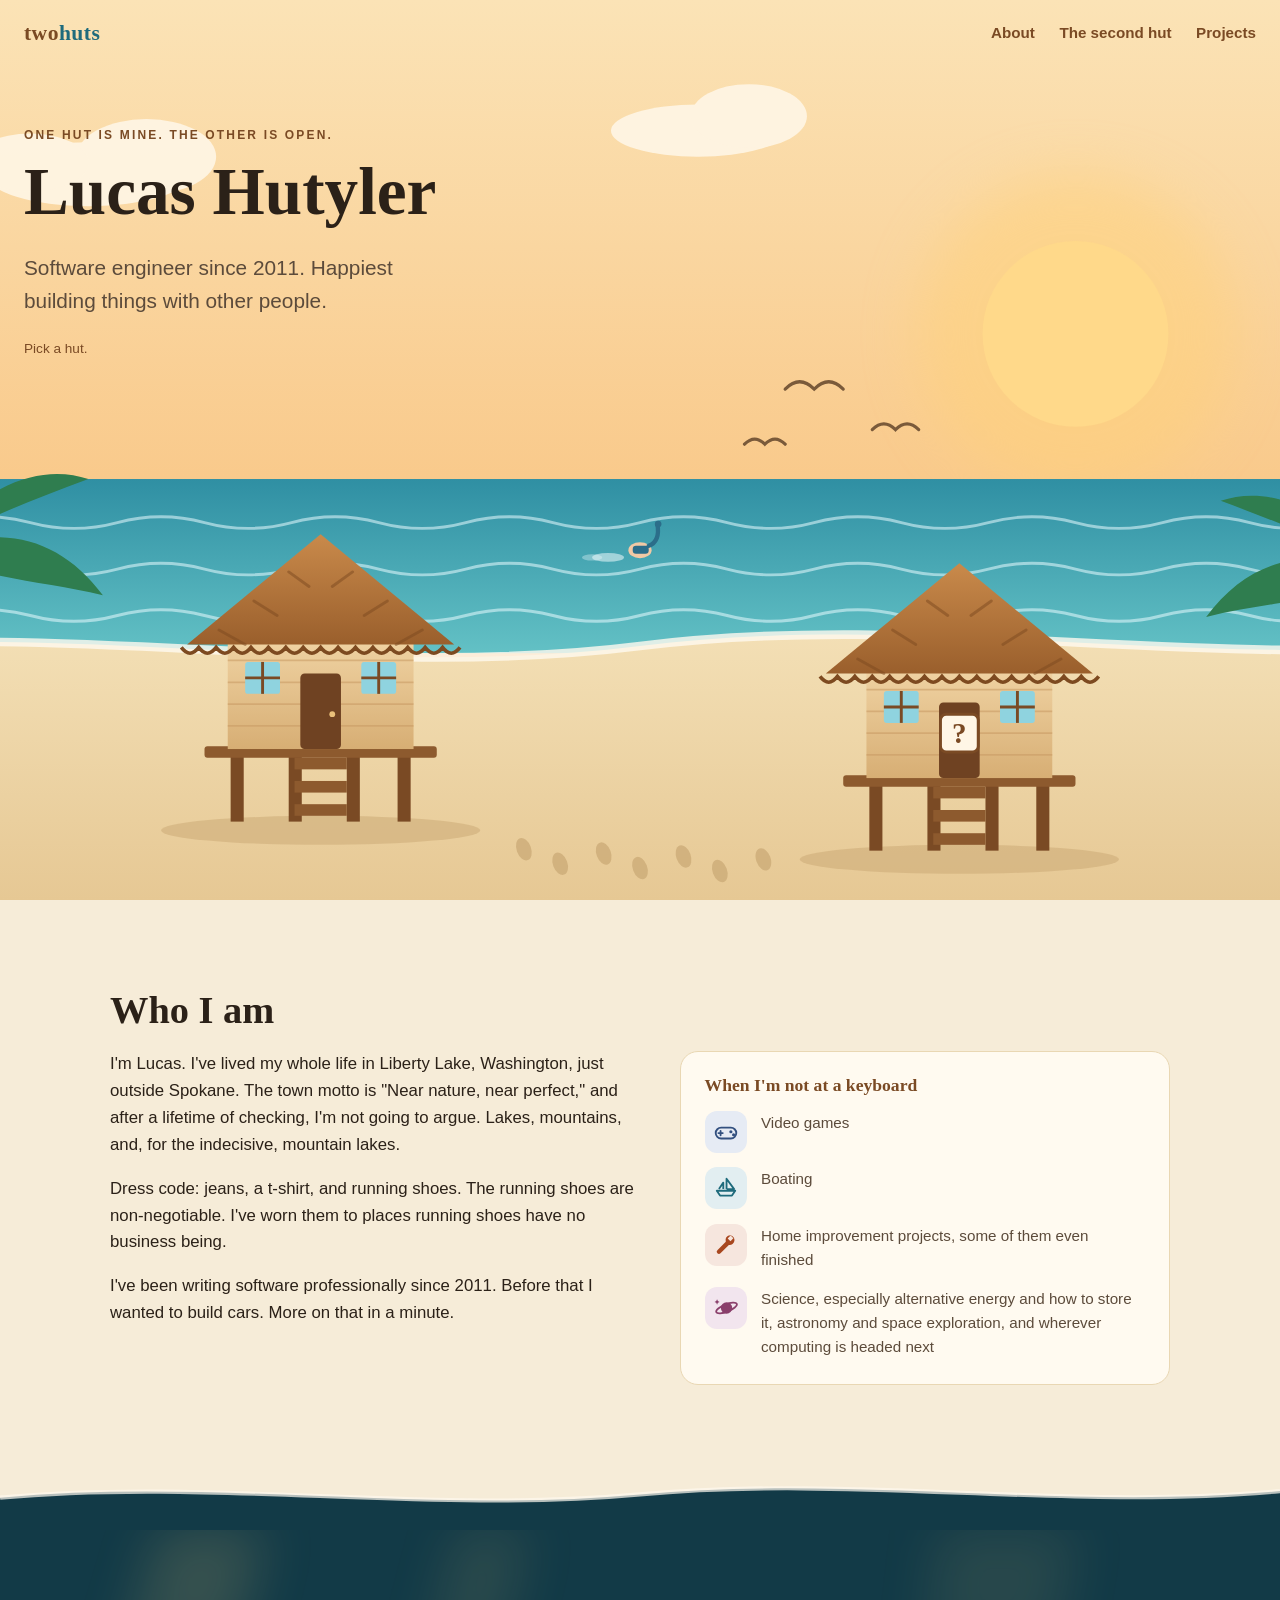
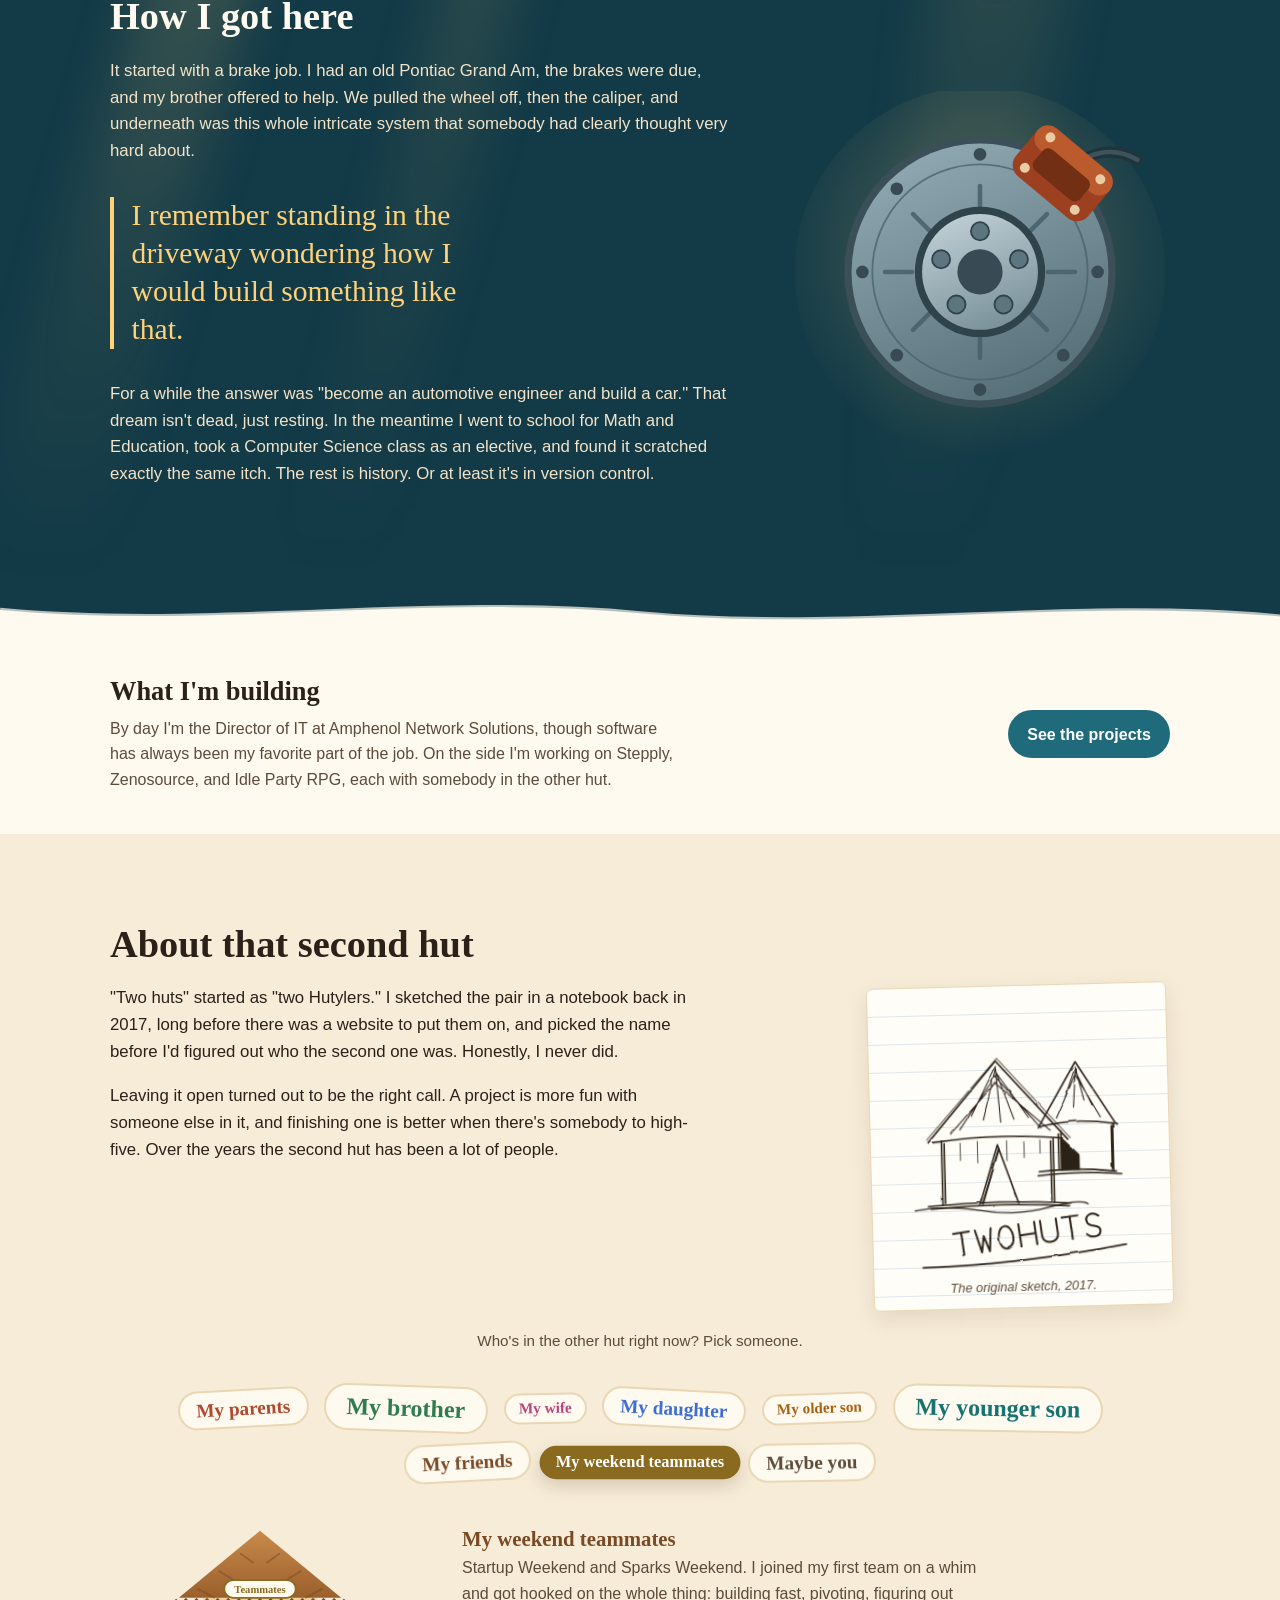
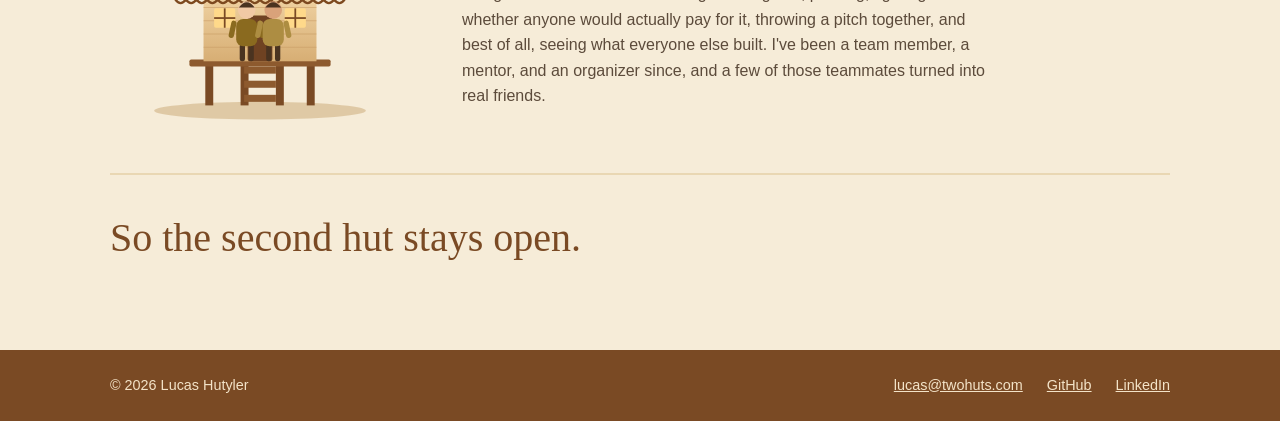
<file: index.html>
<!doctype html>
<html lang="en">
<head>
  <meta charset="utf-8">
  <meta name="viewport" content="width=device-width, initial-scale=1">
  <title>Two Huts · Lucas Hutyler</title>
  <meta name="description" content="Lucas Hutyler. Software engineer since 2011, Liberty Lake, Washington. Two huts on a beach: one is me, the other is whoever I get to build with next.">
  <link rel="canonical" href="https://twohuts.com/">
  <meta name="theme-color" content="#f6ecd8">
  <meta property="og:type" content="website">
  <meta property="og:site_name" content="Two Huts">
  <meta property="og:title" content="Two Huts · Lucas Hutyler">
  <meta property="og:description" content="Software engineer since 2011, Liberty Lake, Washington. Two huts on a beach: one is me, the other is whoever I get to build with next.">
  <meta property="og:url" content="https://twohuts.com/">
  <meta property="og:image" content="https://twohuts.com/og.png">
  <meta property="og:image:width" content="1200">
  <meta property="og:image:height" content="630">
  <meta property="og:image:alt" content="Two thatched huts on a sunset beach. Text reads: Lucas Hutyler. Software engineer since 2011. Happiest building things with other people.">
  <meta name="twitter:card" content="summary_large_image">
  <script>document.documentElement.classList.add("js");</script>
  <link rel="stylesheet" href="styles.css">
  <link rel="icon" href="favicon.png" sizes="32x32" type="image/png">
  <link rel="icon" href="favicon.svg" type="image/svg+xml">
  <link rel="apple-touch-icon" href="apple-touch-icon.png">
</head>
<body>

<header class="topbar">
  <a class="brand" href="#top">two<span>huts</span></a>
  <nav>
    <a href="#about">About</a>
    <a href="#second-hut">The second hut</a>
    <a href="projects.html">Projects</a>
  </nav>
</header>

<main id="top">

  <!-- ============ HERO ============ -->
  <section class="hero" aria-labelledby="hero-title">
    <div class="scene">
      <svg viewBox="0 0 1200 620" preserveAspectRatio="xMidYMax slice" xmlns="http://www.w3.org/2000/svg" role="group" aria-label="Two huts on a beach">
        <defs>
          <linearGradient id="sky" x1="0" y1="0" x2="0" y2="1">
            <stop offset="0" stop-color="#fbe3b6"/>
            <stop offset="0.55" stop-color="#f9c98a"/>
            <stop offset="1" stop-color="#f4a86d"/>
          </linearGradient>
          <linearGradient id="sea" x1="0" y1="0" x2="0" y2="1">
            <stop offset="0" stop-color="#2f8fa3"/>
            <stop offset="1" stop-color="#63c1c5"/>
          </linearGradient>
          <linearGradient id="sand" x1="0" y1="0" x2="0" y2="1">
            <stop offset="0" stop-color="#f3dfb5"/>
            <stop offset="1" stop-color="#e6c894"/>
          </linearGradient>
          <linearGradient id="roof" x1="0" y1="0" x2="0" y2="1">
            <stop offset="0" stop-color="#c98a4b"/>
            <stop offset="1" stop-color="#9a5f2c"/>
          </linearGradient>
          <linearGradient id="wall" x1="0" y1="0" x2="0" y2="1">
            <stop offset="0" stop-color="#f0d3a3"/>
            <stop offset="1" stop-color="#d7ae74"/>
          </linearGradient>
          <filter id="glow" x="-50%" y="-50%" width="200%" height="200%">
            <feGaussianBlur stdDeviation="18"/>
          </filter>
          <clipPath id="sea-clip"><rect x="0" y="330" width="1200" height="120"/></clipPath>

          <!-- One hut, reused twice -->
          <g id="hut">
            <rect x="-62" y="40" width="9" height="46" fill="#7a4a24"/>
            <rect x="-22" y="40" width="9" height="46" fill="#7a4a24"/>
            <rect x="18" y="40" width="9" height="46" fill="#7a4a24"/>
            <rect x="53" y="40" width="9" height="46" fill="#7a4a24"/>
            <rect x="-80" y="34" width="160" height="8" rx="2" fill="#8d5a2e"/>
            <rect x="-64" y="-40" width="128" height="76" fill="url(#wall)"/>
            <g stroke="#c89a63" stroke-width="1.2" opacity=".55">
              <line x1="-64" y1="-25" x2="64" y2="-25"/>
              <line x1="-64" y1="-10" x2="64" y2="-10"/>
              <line x1="-64" y1="5" x2="64" y2="5"/>
              <line x1="-64" y1="20" x2="64" y2="20"/>
            </g>
            <rect x="-14" y="-16" width="28" height="52" rx="3" fill="#6f4222"/>
            <circle cx="8" cy="12" r="2" fill="#e9c07a"/>
            <rect x="-52" y="-24" width="24" height="22" rx="2" fill="var(--win, #8fd3df)"/>
            <rect x="28" y="-24" width="24" height="22" rx="2" fill="var(--win, #8fd3df)"/>
            <g stroke="#7a4a24" stroke-width="2">
              <line x1="-40" y1="-24" x2="-40" y2="-2"/>
              <line x1="-52" y1="-13" x2="-28" y2="-13"/>
              <line x1="40" y1="-24" x2="40" y2="-2"/>
              <line x1="28" y1="-13" x2="52" y2="-13"/>
            </g>
            <path d="M-92 -36 L0 -112 L92 -36 Z" fill="url(#roof)"/>
            <g stroke="#7d4a20" stroke-width="2" opacity=".5" stroke-linecap="round">
              <line x1="-70" y1="-46" x2="-52" y2="-36"/>
              <line x1="-46" y1="-66" x2="-30" y2="-56"/>
              <line x1="-22" y1="-86" x2="-8" y2="-76"/>
              <line x1="70" y1="-46" x2="52" y2="-36"/>
              <line x1="46" y1="-66" x2="30" y2="-56"/>
              <line x1="22" y1="-86" x2="8" y2="-76"/>
            </g>
            <path d="M-96 -34 q6 8 12 0 q6 8 12 0 q6 8 12 0 q6 8 12 0 q6 8 12 0 q6 8 12 0 q6 8 12 0 q6 8 12 0 q6 8 12 0 q6 8 12 0 q6 8 12 0 q6 8 12 0 q6 8 12 0 q6 8 12 0 q6 8 12 0 q6 8 12 0" fill="none" stroke="#7d4a20" stroke-width="2.5"/>
            <rect x="-18" y="42" width="36" height="8" fill="#8d5a2e"/>
            <rect x="-18" y="58" width="36" height="8" fill="#8d5a2e"/>
            <rect x="-18" y="74" width="36" height="8" fill="#8d5a2e"/>
          </g>

          <g id="palm">
            <path d="M0 0 C-6 -60 -4 -120 10 -180" stroke="#7a4a24" stroke-width="10" fill="none" stroke-linecap="round"/>
            <g fill="#2f7d4f">
              <path d="M10 -180 C-40 -200 -80 -190 -110 -150 C-70 -160 -30 -160 10 -180Z"/>
              <path d="M10 -180 C60 -200 100 -190 130 -150 C90 -160 50 -160 10 -180Z"/>
              <path d="M10 -180 C-30 -230 -70 -240 -100 -230 C-60 -215 -20 -200 10 -180Z"/>
              <path d="M10 -180 C50 -230 90 -240 120 -230 C80 -215 40 -200 10 -180Z"/>
              <path d="M10 -180 C0 -240 -10 -260 -20 -270 C0 -250 10 -220 10 -180Z"/>
              <path d="M10 -180 C20 -240 30 -260 40 -270 C20 -250 10 -220 10 -180Z"/>
            </g>
            <circle cx="4" cy="-176" r="6" fill="#8a5a2a"/>
            <circle cx="16" cy="-174" r="6" fill="#8a5a2a"/>
          </g>
        </defs>

        <rect width="1200" height="620" fill="url(#sky)"/>

        <!-- sun -->
        <circle cx="900" cy="230" r="110" fill="#ffd27a" opacity=".5" filter="url(#glow)"/>
        <circle cx="900" cy="230" r="64" fill="#ffd98a"/>

        <!-- clouds -->
        <g fill="#fff6e6" opacity=".9">
          <ellipse cx="220" cy="120" rx="70" ry="22"/>
          <ellipse cx="260" cy="108" rx="48" ry="26"/>
          <ellipse cx="180" cy="112" rx="40" ry="20"/>
          <ellipse cx="640" cy="90" rx="60" ry="18"/>
          <ellipse cx="675" cy="80" rx="40" ry="22"/>
        </g>

        <!-- gulls: kept right of the headline column -->
        <g fill="none" stroke="#7a5a3a" stroke-width="2.2" stroke-linecap="round">
          <g class="gull gull1"><path d="M700 268 q10 -10 20 0 q10 -10 20 0"/></g>
          <g class="gull gull2"><path d="M760 296 q8 -8 16 0 q8 -8 16 0"/></g>
          <g class="gull gull3"><path d="M672 306 q7 -7 14 0 q7 -7 14 0"/></g>
        </g>

        <!-- sea -->
        <rect x="0" y="330" width="1200" height="120" fill="url(#sea)"/>
        <g clip-path="url(#sea-clip)" fill="none" stroke="#e8fbff" stroke-width="2" opacity=".55">
          <path class="wave w1" d="M-240 360 q30 -8 60 0 t60 0 t60 0 t60 0 t60 0 t60 0 t60 0 t60 0 t60 0 t60 0 t60 0 t60 0 t60 0 t60 0 t60 0 t60 0 t60 0 t60 0 t60 0 t60 0 t60 0 t60 0 t60 0 t60 0 t60 0 t60 0 t60 0 t60 0"/>
          <path class="wave w2" d="M-240 392 q30 -8 60 0 t60 0 t60 0 t60 0 t60 0 t60 0 t60 0 t60 0 t60 0 t60 0 t60 0 t60 0 t60 0 t60 0 t60 0 t60 0 t60 0 t60 0 t60 0 t60 0 t60 0 t60 0 t60 0 t60 0 t60 0 t60 0 t60 0 t60 0"/>
          <path class="wave w3" d="M-240 424 q30 -8 60 0 t60 0 t60 0 t60 0 t60 0 t60 0 t60 0 t60 0 t60 0 t60 0 t60 0 t60 0 t60 0 t60 0 t60 0 t60 0 t60 0 t60 0 t60 0 t60 0 t60 0 t60 0 t60 0 t60 0 t60 0 t60 0 t60 0 t60 0"/>
        </g>

        <!-- snorkeler, drifting gently between the two huts -->
        <g class="snorkel-scene" clip-path="url(#sea-clip)">
          <g transform="translate(600 378)">
            <g class="snorkeler">
              <g class="bob">
                <ellipse cx="-22" cy="6" rx="11" ry="3" fill="#eef9fb" opacity=".55"/>
                <ellipse cx="-33" cy="6" rx="7" ry="2.2" fill="#eef9fb" opacity=".35"/>
                <ellipse cx="0" cy="1" rx="8" ry="5.5" fill="#f1c9a5"/>
                <rect x="-5" y="-2" width="11" height="5.5" rx="2.2" fill="#2b6e8a"/>
                <path d="M6 -2 q8 -3 6 -15" stroke="#2b6e8a" stroke-width="3" fill="none" stroke-linecap="round"/>
                <circle cx="12.5" cy="-17" r="2.3" fill="#2b6e8a"/>
              </g>
            </g>
          </g>
        </g>

        <!-- sand -->
        <path d="M0 450 C200 425 400 470 600 445 C800 420 1000 465 1200 440 L1200 620 L0 620 Z" fill="url(#sand)"/>
        <path d="M0 450 C200 425 400 470 600 445 C800 420 1000 465 1200 440" fill="none" stroke="#fffaf0" stroke-width="6" opacity=".8"/>

        <!-- palms -->
        <use href="#palm" x="100" y="560"/>
        <use href="#palm" x="1120" y="575" transform="scale(-1,1) translate(-2240,0)"/>

        <!-- huts -->
        <g class="hut hut-me" data-hut="me" tabindex="0" role="button" aria-label="Lucas's hut" transform="translate(380 480)">
          <ellipse class="shadow" cx="0" cy="92" rx="110" ry="10" fill="#c9a874" opacity=".5"/>
          <g class="hut-body">
            <use href="#hut"/>
          </g>
        </g>

        <g class="hut hut-you" data-hut="you" tabindex="0" role="button" aria-label="The second hut" transform="translate(820 500)">
          <ellipse class="shadow" cx="0" cy="92" rx="110" ry="10" fill="#c9a874" opacity=".5"/>
          <g class="hut-body">
            <use href="#hut"/>
            <g class="sign">
              <rect x="-13" y="-8" width="26" height="26" rx="4" fill="#fff6e6" stroke="#7a4a24" stroke-width="2"/>
              <text x="0" y="12" text-anchor="middle" font-size="20" font-weight="700" fill="#7a4a24" font-family="Georgia, serif">?</text>
            </g>
          </g>
        </g>

        <!-- footprints between huts -->
        <g fill="#c9a874" opacity=".7">
          <ellipse cx="520" cy="585" rx="5" ry="8" transform="rotate(-20 520 585)"/>
          <ellipse cx="545" cy="595" rx="5" ry="8" transform="rotate(-20 545 595)"/>
          <ellipse cx="575" cy="588" rx="5" ry="8" transform="rotate(-20 575 588)"/>
          <ellipse cx="600" cy="598" rx="5" ry="8" transform="rotate(-20 600 598)"/>
          <ellipse cx="630" cy="590" rx="5" ry="8" transform="rotate(-20 630 590)"/>
          <ellipse cx="655" cy="600" rx="5" ry="8" transform="rotate(-20 655 600)"/>
          <ellipse cx="685" cy="592" rx="5" ry="8" transform="rotate(-20 685 592)"/>
        </g>
      </svg>
    </div>

    <div class="hero-copy">
      <p class="eyebrow">One hut is mine. The other is open.</p>
      <h1 id="hero-title">Lucas Hutyler</h1>
      <p class="lede">Software engineer since 2011. Happiest building things with other people.</p>
      <p class="hint">Pick a hut.</p>
    </div>

    <div class="hut-captions" aria-live="polite">
      <div class="caption" data-for="me">
        <strong>This hut is mine.</strong>
        Liberty Lake, Washington, born and raised. Jeans, a t-shirt, running shoes. Writing software for a living and still enjoying it.
      </div>
      <div class="caption" data-for="you">
        <strong>This one is open.</strong>
        My dad, my mom, my wife, my brother, my kids, a friend with a wild idea, maybe you. Whoever I get to build with next.
      </div>
    </div>
  </section>

  <!-- ============ ABOUT ============ -->
  <section id="about" class="section">
    <div class="wrap">
      <h2>Who I am</h2>
      <div class="prose two-col">
        <div>
          <p>I'm Lucas. I've lived my whole life in Liberty Lake, Washington, just outside Spokane. The town motto is "Near nature, near perfect," and after a lifetime of checking, I'm not going to argue. Lakes, mountains, and, for the indecisive, mountain lakes.</p>
          <p>Dress code: jeans, a t-shirt, and running shoes. The running shoes are non-negotiable. I've worn them to places running shoes have no business being.</p>
          <p>I've been writing software professionally since 2011. Before that I wanted to build cars. More on that in a minute.</p>
        </div>
        <div class="aside">
          <h3>When I'm not at a keyboard</h3>
          <ul class="hobbies">
            <li class="hob hob-game">
              <span class="ico" aria-hidden="true"><svg viewBox="0 0 48 48"><rect x="5" y="16" width="38" height="20" rx="10" fill="none" stroke="currentColor" stroke-width="3.4"/><path d="M14 22v8M10 26h8" stroke="currentColor" stroke-width="3.4" stroke-linecap="round"/><circle cx="33" cy="23.5" r="2.9" fill="currentColor"/><circle cx="38" cy="29" r="2.9" fill="currentColor"/></svg></span>
              <span>Video games</span>
            </li>
            <li class="hob hob-boat">
              <span class="ico" aria-hidden="true"><svg viewBox="0 0 48 48"><path d="M7 29h34l-6 9H13z" fill="none" stroke="currentColor" stroke-width="3.4" stroke-linejoin="round"/><path d="M25 26V7l14 19H25" fill="none" stroke="currentColor" stroke-width="3.4" stroke-linejoin="round"/><path d="M19 26V14l-8 12" fill="none" stroke="currentColor" stroke-width="3.4" stroke-linejoin="round"/></svg></span>
              <span>Boating</span>
            </li>
            <li class="hob hob-tool">
              <span class="ico" aria-hidden="true"><svg viewBox="0 0 48 48"><path d="M32 6a9 9 0 0 0-8.4 12.2L8.1 33.7a4 4 0 1 0 5.7 5.7l15.5-15.5A9 9 0 1 0 32 6z" fill="currentColor"/><path d="M32.5 6.5l-5.4 5.4 5.1 5.1 5.4-5.4z" fill="var(--tint)"/></svg></span>
              <span>Home improvement projects, some of them even finished</span>
            </li>
            <li class="hob hob-sci">
              <span class="ico" aria-hidden="true"><svg viewBox="0 0 48 48"><circle cx="25" cy="24" r="10.5" fill="currentColor"/><ellipse cx="25" cy="24" rx="20.5" ry="6.8" fill="none" stroke="currentColor" stroke-width="3.2" transform="rotate(-22 25 24)"/><path d="M7.5 8l1.5 3.2 3.2 1.5-3.2 1.5L7.5 18 6 14.2 2.8 12.7 6 11.2z" fill="currentColor"/></svg></span>
              <span>Science, especially alternative energy and how to store it, astronomy and space exploration, and wherever computing is headed next</span>
            </li>
          </ul>
        </div>
      </div>
    </div>
  </section>

  <!-- ============ ORIGIN ============ -->
  <div class="tide" aria-hidden="true">
    <svg viewBox="0 0 1200 70" preserveAspectRatio="none">
      <path d="M0 30 C200 6 400 50 600 26 C800 2 1000 46 1200 22 L1200 70 L0 70 Z" fill="var(--deep)"/>
      <path d="M0 30 C200 6 400 50 600 26 C800 2 1000 46 1200 22" fill="none" stroke="var(--surf)" stroke-width="5" opacity=".7"/>
    </svg>
  </div>
  <section id="origin" class="section deep">
    <div class="shafts" aria-hidden="true">
      <svg viewBox="0 0 1200 420" preserveAspectRatio="none">
        <defs>
          <linearGradient id="shaft" x1="0" y1="0" x2="0" y2="1">
            <stop offset="0" stop-color="#ffd27a" stop-opacity=".17"/>
            <stop offset="0.55" stop-color="#ffd27a" stop-opacity=".06"/>
            <stop offset="1" stop-color="#ffd27a" stop-opacity="0"/>
          </linearGradient>
        </defs>
        <g fill="url(#shaft)">
          <polygon points="150,0 250,0 90,420 -40,420"/>
          <polygon points="430,0 496,0 350,420 262,420" opacity=".7"/>
          <polygon points="880,0 1010,0 900,420 800,420" opacity=".6"/>
        </g>
      </svg>
    </div>
    <div class="wrap">
      <h2>How I got here</h2>
      <div class="origin-grid">
        <div class="prose">
          <p>It started with a brake job. I had an old Pontiac Grand Am, the brakes were due, and my brother offered to help. We pulled the wheel off, then the caliper, and underneath was this whole intricate system that somebody had clearly thought very hard about.</p>
          <p class="pull">I remember standing in the driveway wondering how I would build something like that.</p>
          <p>For a while the answer was "become an automotive engineer and build a car." That dream isn't dead, just resting. In the meantime I went to school for Math and Education, took a Computer Science class as an elective, and found it scratched exactly the same itch. The rest is history. Or at least it's in version control.</p>
        </div>
        <figure class="rotor" aria-hidden="true">
          <svg viewBox="0 0 420 420">
            <defs>
              <radialGradient id="worklight" cx="50%" cy="44%" r="56%">
                <stop offset="0" stop-color="#ffd27a" stop-opacity=".26"/>
                <stop offset="1" stop-color="#ffd27a" stop-opacity="0"/>
              </radialGradient>
              <linearGradient id="discface" x1="0.15" y1="0" x2="0.6" y2="1">
                <stop offset="0" stop-color="#93abb5"/><stop offset="1" stop-color="#57707a"/>
              </linearGradient>
              <linearGradient id="hubface" x1="0.2" y1="0" x2="0.6" y2="1">
                <stop offset="0" stop-color="#c0d0d6"/><stop offset="1" stop-color="#7b929b"/>
              </linearGradient>
            </defs>
            <circle cx="210" cy="200" r="205" fill="url(#worklight)"/>
            <path d="M292 96 C330 66 356 60 384 76" fill="none" stroke="#22333b" stroke-width="12" stroke-linecap="round"/>
            <path d="M292 96 C330 66 356 60 384 76" fill="none" stroke="#3d545c" stroke-width="5" stroke-linecap="round"/>
            <g class="disc">
              <circle cx="210" cy="200" r="150" fill="#3b4f58"/>
              <circle cx="210" cy="200" r="142" fill="url(#discface)"/>
              <circle cx="210" cy="200" r="119" fill="none" stroke="#48606a" stroke-width="2" opacity=".75"/>
              <g fill="#384b54">
                <circle cx="210" cy="70" r="7"/><circle cx="302" cy="108" r="7"/><circle cx="340" cy="200" r="7"/>
                <circle cx="302" cy="292" r="7"/><circle cx="210" cy="330" r="7"/><circle cx="118" cy="292" r="7"/>
                <circle cx="80" cy="200" r="7"/><circle cx="118" cy="108" r="7"/>
              </g>
              <g stroke="#48606a" stroke-width="5" stroke-linecap="round" opacity=".85">
                <line x1="210" y1="105" x2="210" y2="135"/><line x1="284" y1="136" x2="263" y2="157"/>
                <line x1="315" y1="200" x2="285" y2="200"/><line x1="284" y1="264" x2="263" y2="243"/>
                <line x1="210" y1="295" x2="210" y2="265"/><line x1="136" y1="264" x2="157" y2="243"/>
                <line x1="105" y1="200" x2="135" y2="200"/><line x1="136" y1="136" x2="157" y2="157"/>
              </g>
              <circle cx="210" cy="200" r="72" fill="#2f434b"/>
              <circle cx="210" cy="200" r="64" fill="url(#hubface)"/>
              <circle cx="210" cy="200" r="25" fill="#384b54"/>
              <g fill="#5d757f" stroke="#2f434b" stroke-width="2">
                <circle cx="210" cy="155" r="10"/><circle cx="253" cy="186" r="10"/><circle cx="236" cy="236" r="10"/>
                <circle cx="184" cy="236" r="10"/><circle cx="167" cy="186" r="10"/>
              </g>
            </g>
            <g transform="translate(210 200) rotate(40) translate(0 -142)">
              <rect x="-52" y="-34" width="104" height="68" rx="16" fill="#9c4020"/>
              <rect x="-52" y="-34" width="104" height="30" rx="15" fill="#bb5a2c"/>
              <rect x="-33" y="-13" width="66" height="30" rx="8" fill="#722f14"/>
              <g fill="#e9cba4">
                <circle cx="-36" cy="-22" r="5.5"/><circle cx="36" cy="-22" r="5.5"/>
                <circle cx="-36" cy="22" r="5.5"/><circle cx="36" cy="22" r="5.5"/>
              </g>
            </g>
          </svg>
        </figure>
      </div>
    </div>
  </section>

  <div class="tide tide-up" aria-hidden="true">
    <svg viewBox="0 0 1200 70" preserveAspectRatio="none">
      <path d="M0 30 C200 6 400 50 600 26 C800 2 1000 46 1200 22 L1200 70 L0 70 Z" fill="var(--deep)"/>
      <path d="M0 30 C200 6 400 50 600 26 C800 2 1000 46 1200 22" fill="none" stroke="var(--surf)" stroke-width="5" opacity=".7"/>
    </svg>
  </div>

  <!-- ============ BUILDING (brief) ============ -->
  <section id="building" class="section alt strip">
    <div class="wrap strip-inner">
      <div>
        <h2>What I'm building</h2>
        <p>By day I'm the Director of IT at Amphenol Network Solutions, though software has always been my favorite part of the job. On the side I'm working on Stepply, Zenosource, and Idle Party RPG, each with somebody in the other hut.</p>
      </div>
      <a class="button" href="projects.html">See the projects</a>
    </div>
  </section>

  <!-- ============ SECOND HUT ============ -->
  <section id="second-hut" class="section">
    <div class="wrap">
      <h2>About that second hut</h2>
      <div class="name-story">
        <div class="prose">
          <p>"Two huts" started as "two Hutylers." I sketched the pair in a notebook back in 2017, long before there was a website to put them on, and picked the name before I'd figured out who the second one was. Honestly, I never did.</p>
          <p>Leaving it open turned out to be the right call. A project is more fun with someone else in it, and finishing one is better when there's somebody to high-five. Over the years the second hut has been a lot of people.</p>
        </div>
      <figure class="sketch">
        <svg class="sketch-svg" viewBox="0 0 400 404" xmlns="http://www.w3.org/2000/svg" role="img" aria-label="A ballpoint sketch of two thatched huts with TWOHUTS lettered underneath">
          <defs>
            <filter id="ink" x="-5%" y="-5%" width="110%" height="110%">
              <feTurbulence type="fractalNoise" baseFrequency=".035" numOctaves="2" seed="7" result="n"/>
              <feDisplacementMap in="SourceGraphic" in2="n" scale="3.2" xChannelSelector="R" yChannelSelector="G"/>
            </filter>
          </defs>
          <g class="ink" filter="url(#ink)" fill="none" stroke="#2b2118" stroke-width="2.4" stroke-linecap="round" stroke-linejoin="round">
            <!-- back hut -->
            <g class="stroke-group">
              <path d="M228 190 L286 92 L346 188" pathLength="1"/>
              <path d="M232 188 Q286 176 344 186" pathLength="1"/>
              <path d="M340 186 V256 M338 190 V254" pathLength="1"/>
              <path d="M228 256 Q286 250 344 258" pathLength="1"/>
              <path d="M262 196 V254 M258 200 V252" pathLength="1"/>
              <!-- dark doorway -->
              <path d="M262 254 L262 206 L288 232 L288 254 Z" fill="#2b2118" pathLength="1"/>
              <!-- thatch -->
              <path d="M286 100 L268 150 M286 104 L282 160 M286 100 L298 150 M286 106 L310 158 M286 110 L256 176 M286 112 L322 176" stroke-width="1.6" pathLength="1"/>
            </g>
            <!-- front hut -->
            <g class="stroke-group">
              <path d="M62 208 L166 88 L272 208" pathLength="1"/>
              <path d="M60 204 L168 84 L276 206" stroke-width="1.6" opacity=".7" pathLength="1"/>
              <path d="M70 208 Q166 196 264 206" pathLength="1"/>
              <path d="M82 206 V302 M86 210 V300" pathLength="1"/>
              <path d="M250 206 V302 M246 210 V300" pathLength="1"/>
              <path d="M60 304 Q166 296 276 304 M64 308 Q170 300 272 308" pathLength="1"/>
              <!-- tall triangular doorway -->
              <path d="M138 302 L166 214 L196 302" pathLength="1"/>
              <path d="M142 302 L168 220" stroke-width="3" pathLength="1"/>
              <!-- thatch -->
              <path d="M166 96 L128 170 M166 100 L146 176 M166 98 L172 180 M166 102 L192 176 M166 104 L214 174 M166 110 L110 190 M166 112 L232 190 M166 120 L96 196 M166 122 L246 194" stroke-width="1.6" pathLength="1"/>
              <path d="M110 210 V236 M136 208 V240 M180 208 V238 M206 210 V234 M230 208 V228" stroke-width="1.5" opacity=".8" pathLength="1"/>
            </g>
            <!-- ground scribble -->
            <g class="stroke-group">
              <path d="M40 310 Q90 302 140 312 T240 310 T300 306" stroke-width="2" pathLength="1"/>
              <path d="M226 262 Q290 256 352 262" stroke-width="2" pathLength="1"/>
            </g>
            <!-- TWOHUTS -->
            <g class="stroke-group lettering" transform="translate(96 346) rotate(-7)" stroke-width="3">
              <path d="M0 0 H24 M12 0 V34" transform="translate(0 0)" pathLength="1"/><path d="M0 0 L6 34 L12 10 L18 34 L24 0" transform="translate(33 0)" pathLength="1"/><path d="M12 0 C-2 0 -3 34 12 34 C27 34 26 0 12 0" transform="translate(66 0)" pathLength="1"/><path d="M0 0 V34 M24 0 V34 M0 17 H24" transform="translate(99 0)" pathLength="1"/><path d="M0 0 V23 C0 37 24 37 24 23 V0" transform="translate(132 0)" pathLength="1"/><path d="M0 0 H24 M12 0 V34" transform="translate(165 0)" pathLength="1"/><path d="M22 5 C12 -4 0 3 4 13 C8 22 22 17 22 27 C21 38 6 37 1 30" transform="translate(198 0)" pathLength="1"/>
            </g>
            <g class="stroke-group">
              <path d="M50 396 Q200 394 356 368" stroke-width="2.6" pathLength="1"/>
            </g>
          </g>
        </svg>
        <figcaption>The original sketch, 2017.</figcaption>
      </figure>
      </div>

      <div class="hut-stage">
        <div class="cloud-wrap">
          <p class="cloud-hint">Who's in the other hut right now? Pick someone.</p>
          <div class="cloud" id="cloud"></div>
        </div>
        <div class="stage">
          <svg class="stage-svg" viewBox="-170 -140 340 245" aria-hidden="true">
            <ellipse cx="0" cy="92" rx="120" ry="10" fill="#c9a874" opacity=".5"/>
            <use href="#hut"/>
            <g class="visitors" transform="translate(0 36)"></g>
          </svg>
          <div class="visitor-blurb">
            <p class="visitor-name">&nbsp;</p>
            <p class="visitor-text"></p>
          </div>
        </div>
      </div>

      <!-- Data for the stage above, and the no-JavaScript fallback. -->
      <ul class="people" id="people-data">
        <li data-tag="Mom &amp; Dad" data-color="#b04a2e" data-pair>
          <h3>My parents</h3>
          <p>Project people, through and through. They restored their cabin top to bottom, and I've gotten to help with a good chunk of it: framing walls, running electrical, building sheds. They return the favor whenever something at my house needs doing, which is often.</p>
        </li>
        <li data-tag="Brother" data-color="#2f7d4f">
          <h3>My brother</h3>
          <p>He was taking things apart before he could read, and getting them back together came a little later. He's worked in HVAC and installed garage doors, and he has better mechanical and electrical instincts than most engineers I know. He's also the one who helped with that brake job. Some of my favorite evenings are just sitting with him talking about where technology is headed.</p>
        </li>
        <li data-tag="Wife" data-color="#b8437a">
          <h3>My wife</h3>
          <p>The one who has heard "so I had an idea" more times than anyone alive, and the one I've built the most with: raising our kids and making a home together. Everything else in this section rests on the life we built in this hut first.</p>
        </li>
        <li data-tag="Daughter" data-color="#3b6fd6">
          <h3>My daughter</h3>
          <p>Endlessly creative, a dreamer who also happens to outwork everyone in the room. We've spent a lot of nights looking up at the stars. Her favorite is Vega, which I'm fairly sure comes from years of asking "what's that blue one up there?" She also has a few freckles on her right hand that line up almost exactly like the little triangle at the top of Lyra, the constellation Vega anchors. She's been carrying her favorite star around the whole time.</p>
        </li>
        <li data-tag="Older son" data-color="#a86212">
          <h3>My older son</h3>
          <p>Car-obsessed, with my brother's need to tear things down and understand them, which makes him handy to have in the garage. He also thinks big. In grade school he was buying two-liters of soda for 88 cents and reselling them at school, explaining to us that if he sold thousands, he'd have thousands of dollars. He's off to study Economics now, so the plan is proceeding.</p>
        </li>
        <li data-tag="Younger son" data-color="#16736f">
          <h3>My younger son</h3>
          <p>Likes to make a buck and doesn't mind getting his hands dirty to do it. If I ask for help with something around the house, the answer is yes before I've finished the question.</p>
        </li>
        <li data-tag="Friends" data-color="#7a4a24" data-pair>
          <h3>My friends</h3>
          <p>A few of us have spun up a couple of LLCs over the years with ambitions to stop working for the man. None of them have panned out yet. The friendships did. We still get together on Saturdays to build something new, lately with AI in the mix, whether it's a business tool or a game we hope goes viral. It's a blast even when nothing ships.</p>
        </li>
        <li data-tag="Teammates" data-color="#8a6a1f" data-pair>
          <h3>My weekend teammates</h3>
          <p>Startup Weekend and Sparks Weekend. I joined my first team on a whim and got hooked on the whole thing: building fast, pivoting, figuring out whether anyone would actually pay for it, throwing a pitch together, and best of all, seeing what everyone else built. I've been a team member, a mentor, and an organizer since, and a few of those teammates turned into real friends.</p>
        </li>
        <li data-tag="You?" data-color="#5c4b3b">
          <h3>Maybe you</h3>
          <p>The hut has room. If you're working on something and want company, or you've got an idea that needs a second set of hands, <a href="mailto:lucas@twohuts.com">the door's unlocked</a>.</p>
        </li>
      </ul>

      <p class="closer">So the second hut stays open.</p>
    </div>
  </section>

</main>

<footer class="footer">
  <div class="wrap">
    <p>© <span id="year">2026</span> Lucas Hutyler</p>
    <p class="links">
      <a href="mailto:lucas@twohuts.com">lucas@twohuts.com</a>
      <a href="https://github.com/lucashutyler">GitHub</a>
      <a href="https://www.linkedin.com/in/luke-hutyler-49a66468">LinkedIn</a>
    </p>
  </div>
</footer>

<script src="script.js"></script>
</body>
</html>
</file>
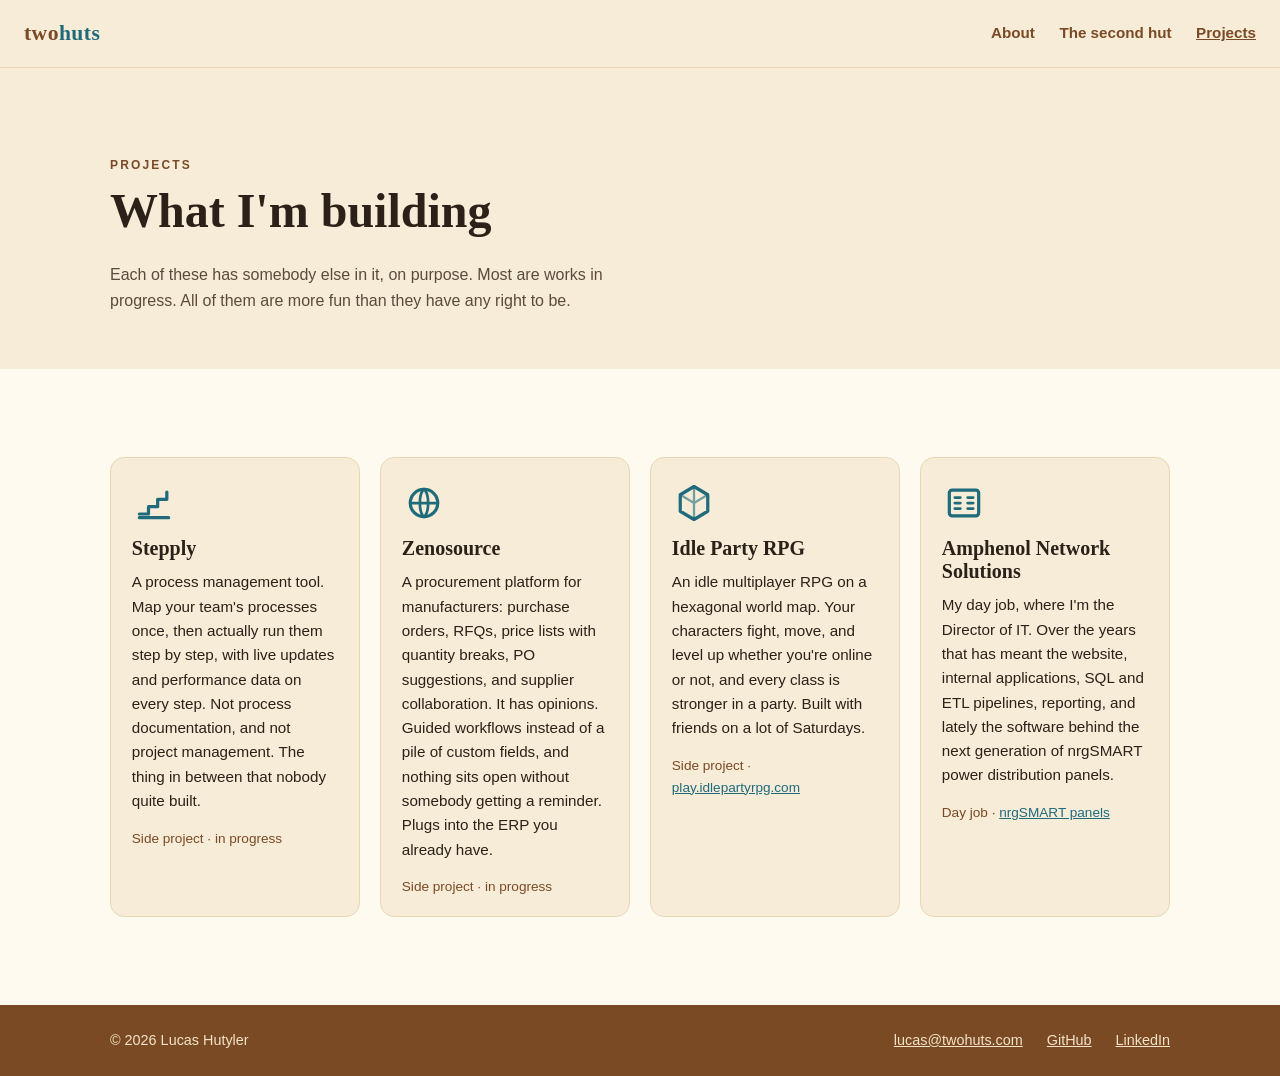
<file: projects.html>
<!doctype html>
<html lang="en">
<head>
  <meta charset="utf-8">
  <meta name="viewport" content="width=device-width, initial-scale=1">
  <title>Projects · Two Huts</title>
  <meta name="description" content="What Lucas Hutyler is building: Stepply, Zenosource, Idle Party RPG, and the software behind the nrgSMART panels at Amphenol Network Solutions.">
  <link rel="canonical" href="https://twohuts.com/projects.html">
  <meta name="theme-color" content="#f6ecd8">
  <meta property="og:type" content="website">
  <meta property="og:site_name" content="Two Huts">
  <meta property="og:title" content="Projects · Two Huts">
  <meta property="og:description" content="What Lucas Hutyler is building: Stepply, Zenosource, Idle Party RPG, and the software behind the nrgSMART panels at Amphenol Network Solutions.">
  <meta property="og:url" content="https://twohuts.com/projects.html">
  <meta property="og:image" content="https://twohuts.com/og.png">
  <meta property="og:image:width" content="1200">
  <meta property="og:image:height" content="630">
  <meta property="og:image:alt" content="Two thatched huts on a sunset beach. Text reads: Lucas Hutyler. Software engineer since 2011. Happiest building things with other people.">
  <meta name="twitter:card" content="summary_large_image">
  <link rel="stylesheet" href="styles.css">
  <link rel="icon" href="favicon.png" sizes="32x32" type="image/png">
  <link rel="icon" href="favicon.svg" type="image/svg+xml">
  <link rel="apple-touch-icon" href="apple-touch-icon.png">
</head>
<body class="subpage">

<header class="topbar">
  <a class="brand" href="index.html">two<span>huts</span></a>
  <nav>
    <a href="index.html#about">About</a>
    <a href="index.html#second-hut">The second hut</a>
    <a href="projects.html" aria-current="page">Projects</a>
  </nav>
</header>

<main>
  <section class="section page-head">
    <div class="wrap">
      <p class="eyebrow">Projects</p>
      <h1>What I'm building</h1>
      <p class="section-intro">Each of these has somebody else in it, on purpose. Most are works in progress. All of them are more fun than they have any right to be.</p>
    </div>
  </section>

  <section class="section alt">
    <div class="wrap">
      <ul class="cards">
        <li class="card">
          <div class="card-icon" aria-hidden="true">
            <svg viewBox="0 0 48 48"><path d="M8 36h10v-8h10v-8h10v-8" fill="none" stroke="currentColor" stroke-width="3.5" stroke-linecap="round" stroke-linejoin="round"/><path d="M8 40h32" stroke="currentColor" stroke-width="3.5" stroke-linecap="round"/></svg>
          </div>
          <h2>Stepply</h2>
          <p>A process management tool. Map your team's processes once, then actually run them step by step, with live updates and performance data on every step. Not process documentation, and not project management. The thing in between that nobody quite built.</p>
          <p class="meta">Side project · in progress</p>
        </li>

        <li class="card">
          <div class="card-icon" aria-hidden="true">
            <svg viewBox="0 0 48 48"><circle cx="24" cy="24" r="15" fill="none" stroke="currentColor" stroke-width="3.5"/><path d="M24 9c-6 5-6 25 0 30M24 9c6 5 6 25 0 30M9 24h30" fill="none" stroke="currentColor" stroke-width="3" stroke-linecap="round"/></svg>
          </div>
          <h2>Zenosource</h2>
          <p>A procurement platform for manufacturers: purchase orders, RFQs, price lists with quantity breaks, PO suggestions, and supplier collaboration. It has opinions. Guided workflows instead of a pile of custom fields, and nothing sits open without somebody getting a reminder. Plugs into the ERP you already have.</p>
          <p class="meta">Side project · in progress</p>
        </li>

        <li class="card">
          <div class="card-icon" aria-hidden="true">
            <svg viewBox="0 0 48 48"><path d="M24 6l15 9v18l-15 9-15-9V15z" fill="none" stroke="currentColor" stroke-width="3.5" stroke-linejoin="round"/><path d="M24 6v36M9 15l15 9 15-9" fill="none" stroke="currentColor" stroke-width="2.5" stroke-linejoin="round" opacity=".6"/></svg>
          </div>
          <h2>Idle Party RPG</h2>
          <p>An idle multiplayer RPG on a hexagonal world map. Your characters fight, move, and level up whether you're online or not, and every class is stronger in a party. Built with friends on a lot of Saturdays.</p>
          <p class="meta">Side project · <a href="https://play.idlepartyrpg.com">play.idlepartyrpg.com</a></p>
        </li>

        <li class="card">
          <div class="card-icon" aria-hidden="true">
            <svg viewBox="0 0 48 48"><rect x="8" y="10" width="32" height="28" rx="3" fill="none" stroke="currentColor" stroke-width="3.5"/><path d="M14 18h6M14 24h6M14 30h6M28 18h6M28 24h6M28 30h6" stroke="currentColor" stroke-width="3" stroke-linecap="round"/></svg>
          </div>
          <h2>Amphenol Network Solutions</h2>
          <p>My day job, where I'm the Director of IT. Over the years that has meant the website, internal applications, SQL and ETL pipelines, reporting, and lately the software behind the next generation of nrgSMART power distribution panels.</p>
          <p class="meta">Day job · <a href="https://amphenol-ns.com/Our-Products/Power-Distribution/nrgILS">nrgSMART panels</a></p>
        </li>
      </ul>
    </div>
  </section>
</main>

<footer class="footer">
  <div class="wrap">
    <p>© <span id="year">2026</span> Lucas Hutyler</p>
    <p class="links">
      <a href="mailto:lucas@twohuts.com">lucas@twohuts.com</a>
      <a href="https://github.com/lucashutyler">GitHub</a>
      <a href="https://www.linkedin.com/in/luke-hutyler-49a66468">LinkedIn</a>
    </p>
  </div>
</footer>

<script src="script.js"></script>
</body>
</html>
</file>
<file: styles.css>
:root {
  --sand: #f6ecd8;
  --sand-deep: #e9d7b3;
  --sea: #2f8fa3;
  --sea-deep: #1f6b7c;
  --wood: #7a4a24;
  --ink: #2b2118;
  --ink-soft: #5c4b3b;
  --paper: #fffaf0;
  --deep: #123a47;
  --deep-line: #2a5361;
  --surf: #fffaf0;
  --sand-text: #f3e3c8;
  --sun: #ffd27a;
  --focus: #1f6b7c;
  --hob-game: #33507f;
  --hob-boat: #1f6b7c;
  --hob-tool: #a8471f;
  --hob-sci: #8a3f6b;
  --max: 1100px;
  --radius: 14px;
  --font: -apple-system, BlinkMacSystemFont, "Segoe UI", Roboto, Helvetica, Arial, sans-serif;
  --serif: Georgia, "Times New Roman", serif;
}

* { box-sizing: border-box; }
html { scroll-behavior: smooth; }
@media (prefers-reduced-motion: reduce) { html { scroll-behavior: auto; } }
body {
  margin: 0;
  font-family: var(--font);
  color: var(--ink);
  background: var(--sand);
  line-height: 1.6;
}
a { color: var(--sea-deep); }
h1, h2, h3 { font-family: var(--serif); font-weight: 700; line-height: 1.15; margin: 0 0 .5em; }
h2 { font-size: clamp(1.7rem, 3vw, 2.4rem); }
h3 { font-size: 1.25rem; }
p { margin: 0 0 1em; }

.wrap { max-width: var(--max); margin: 0 auto; padding: 0 1.25rem; }

/* ---------- top bar ---------- */
.topbar {
  position: absolute;
  top: 0; left: 0; right: 0;
  z-index: 5;
  display: flex;
  justify-content: space-between;
  align-items: center;
  padding: 1rem 1.5rem;
}
.brand {
  font-family: var(--serif);
  font-size: 1.35rem;
  font-weight: 700;
  color: var(--wood);
  text-decoration: none;
  letter-spacing: .02em;
}
.brand span { color: var(--sea-deep); }
.topbar nav a {
  color: var(--wood);
  text-decoration: none;
  margin-left: 1.25rem;
  font-weight: 600;
  font-size: .95rem;
}
.topbar nav a:hover { text-decoration: underline; }

/* ---------- hero ---------- */
.hero {
  position: relative;
  min-height: 100vh;
  min-height: 100svh;
  display: grid;
  grid-template-rows: 1fr auto;
  overflow: hidden;
  background: linear-gradient(#fbe3b6 0%, #f9c98a 55%, #f4a86d 100%);
}
.scene {
  position: absolute;
  inset: 0;
}
.scene svg {
  width: 100%;
  height: 100%;
  display: block;
}
.hero-copy {
  position: relative;
  z-index: 2;
  padding: clamp(5rem, 14vh, 9rem) 1.5rem 0;
  max-width: 560px;
  pointer-events: none;
}
.hero-copy > * { pointer-events: auto; width: fit-content; }
.eyebrow {
  text-transform: uppercase;
  letter-spacing: .18em;
  font-size: .75rem;
  color: var(--wood);
  font-weight: 700;
  margin-bottom: .5rem;
}
.hero h1 {
  font-size: clamp(2.4rem, 6vw, 4.2rem);
  color: var(--ink);
  margin-bottom: .3em;
}
.lede {
  font-size: clamp(1.05rem, 2vw, 1.3rem);
  color: var(--ink-soft);
  max-width: 34ch;
}
.hint {
  font-size: .85rem;
  color: var(--wood);
}

/* hut interaction */
.hut { cursor: pointer; outline: none; }
.hut .hut-body { transition: transform .25s ease, filter .25s ease; }
.hut .shadow { transition: transform .25s ease, opacity .25s ease; transform-box: fill-box; transform-origin: center; }
.hut:hover .hut-body, .hut:focus-visible .hut-body, .hut.active .hut-body {
  transform: translateY(-8px);
  filter: drop-shadow(0 10px 8px rgba(80, 40, 10, .28));
}
.hut:hover .shadow, .hut:focus-visible .shadow, .hut.active .shadow { transform: scale(1.06); opacity: .35; }
.hut .sign { animation: sway 3s ease-in-out infinite; transform-origin: 0 -8px; }
@keyframes sway {
  0%, 100% { transform: rotate(-4deg); }
  50% { transform: rotate(4deg); }
}
.wave { animation: drift 9s linear infinite; }
.wave.w2 { animation-duration: 12s; animation-direction: reverse; }
.wave.w3 { animation-duration: 15s; }
/* Each wave repeats every 120 units (crest + trough), so shift a full period per loop. */
@keyframes drift {
  from { transform: translateX(0); }
  to { transform: translateX(-120px); }
}
/* ---------- gulls: gentle wandering sway ---------- */
.gull { animation: gull-sway 7s ease-in-out infinite; }
.gull2 { animation-duration: 9s; animation-delay: -3s; }
.gull3 { animation-duration: 8s; animation-delay: -5s; }
@keyframes gull-sway {
  0%, 100% { transform: translate(0, 0) rotate(0deg); }
  25% { transform: translate(7px, -5px) rotate(4deg); }
  50% { transform: translate(15px, 1px) rotate(-2deg); }
  75% { transform: translate(6px, 6px) rotate(3deg); }
}

/* ---------- snorkeler: drifts gently between the two huts ---------- */
.snorkeler {
  animation: snorkel-swim 48s ease-in-out infinite;
}
.snorkeler .bob { animation: snorkel-bob 3.2s ease-in-out infinite; }
@keyframes snorkel-swim {
  0%   { transform: translateX(-160px) scaleX(1); }
  48%  { transform: translateX(160px) scaleX(1); }
  50%  { transform: translateX(160px) scaleX(-1); }
  98%  { transform: translateX(-160px) scaleX(-1); }
  100% { transform: translateX(-160px) scaleX(1); }
}
@keyframes snorkel-bob {
  0%, 100% { transform: translateY(0); }
  50% { transform: translateY(2px); }
}

@media (prefers-reduced-motion: reduce) {
  .wave, .hut .sign, .gull, .snorkeler, .snorkeler .bob, .disc { animation: none; }
}

.hut-captions {
  position: relative;
  z-index: 2;
  padding: 0 1.5rem 1.5rem;
  min-height: 5.5rem;
  pointer-events: none;
}
.caption.show { pointer-events: auto; }
.caption {
  display: none;
  background: rgba(255, 250, 240, .92);
  border: 1px solid rgba(122, 74, 36, .25);
  border-radius: var(--radius);
  padding: .9rem 1.1rem;
  max-width: 520px;
  color: var(--ink-soft);
  box-shadow: 0 8px 24px rgba(80, 40, 10, .12);
}
.caption strong { color: var(--ink); display: block; margin-bottom: .15rem; }
.caption.show { display: block; }

/* ---------- sections ---------- */
.section { padding: clamp(3rem, 8vw, 5.5rem) 0; }
.section.alt { background: var(--paper); }

/* The page dips below the waterline for the origin story: the one dark band. */
.section.deep {
  position: relative;
  overflow: hidden;
  background: var(--deep);
  color: var(--sand-text);
  --focus: var(--sun);
  padding: clamp(2.4rem, 5vw, 4rem) 0 clamp(3rem, 7vw, 4.5rem);
}
.section.deep > .wrap { position: relative; z-index: 1; }
/* Light coming down through the water, so the band has a source and a direction. */
.shafts { position: absolute; inset: 0 0 auto; height: 100%; pointer-events: none; }
.shafts svg { width: 100%; height: 100%; display: block; filter: blur(26px); }
.section.deep h2 { color: var(--paper); }
.section.deep .prose { color: var(--sand-text); }
.section.deep a { color: var(--sun); }

/* Wave edges between the sand-lit sections and the deep one. */
.tide { background: var(--sand); line-height: 0; }
.tide-up { background: var(--paper); }
.tide svg { display: block; width: 100%; height: clamp(34px, 4.5vw, 62px); }
.tide-up svg { transform: scaleY(-1); }

/* Origin: story column beside the thing that started it. */
.origin-grid {
  display: grid;
  grid-template-columns: minmax(0, 1fr) minmax(0, 380px);
  gap: 1.5rem 3.5rem;
  align-items: center;
}
.origin-grid .prose { max-width: none; }
.rotor { margin: 0; }
.rotor svg { width: 100%; height: auto; display: block; }
.disc { animation: rotor-spin 90s linear infinite; transform-origin: 210px 200px; }
@keyframes rotor-spin { to { transform: rotate(360deg); } }

/* The line the whole story turns on, finally set like it matters. */
.pull {
  font-family: var(--serif);
  font-size: clamp(1.3rem, 2.5vw, 1.85rem);
  line-height: 1.28;
  color: var(--sun);
  max-width: 24ch;
  margin: clamp(1.4rem, 3vw, 2rem) 0;
  padding-left: 1.1rem;
  border-left: 4px solid var(--sun);
}

/* "What I'm building" is a signpost, not a chapter: give it a slim band. */
.section.strip { padding: clamp(1.9rem, 4vw, 2.6rem) 0; }
.strip-inner {
  display: grid;
  grid-template-columns: 1fr auto;
  gap: 1.2rem 2.5rem;
  align-items: center;
}
.strip h2 { font-size: clamp(1.3rem, 2.2vw, 1.65rem); margin-bottom: .35em; }
.strip p { margin: 0; color: var(--ink-soft); max-width: 64ch; }
.section-intro { color: var(--ink-soft); max-width: 60ch; margin-bottom: 2rem; }
.prose { max-width: 62ch; font-size: 1.05rem; }
.prose.two-col { max-width: none; display: grid; grid-template-columns: minmax(0, 1.08fr) minmax(0, 1fr); gap: 2.5rem; align-items: start; }

/* ---------- project cards ---------- */
.cards {
  list-style: none;
  padding: 0;
  margin: 0;
  display: grid;
  grid-template-columns: repeat(auto-fit, minmax(230px, 1fr));
  gap: 1.25rem;
}
.card {
  background: var(--sand);
  border: 1px solid var(--sand-deep);
  border-radius: var(--radius);
  padding: 1.4rem 1.3rem 1.1rem;
  transition: transform .2s ease, box-shadow .2s ease;
}
.card:hover { transform: translateY(-3px); box-shadow: 0 10px 24px rgba(80, 40, 10, .12); }
.card-icon {
  width: 44px; height: 44px;
  color: var(--sea-deep);
  margin-bottom: .8rem;
}
.card-icon svg { width: 100%; height: 100%; }
.card p { font-size: .95rem; margin: 0; }
.card h2 { font-size: 1.25rem; }

/* ---------- people ---------- */
.people {
  list-style: none;
  padding: 0;
  margin: 2rem 0;
  display: grid;
  grid-template-columns: repeat(auto-fit, minmax(300px, 1fr));
  gap: 1.5rem 2.5rem;
}
.people li { border-top: 2px solid var(--sand-deep); padding-top: 1rem; }
.people h3 { color: var(--wood); margin-bottom: .3rem; }
.people p { margin: 0; color: var(--ink-soft); }
.aside {
  background: var(--paper);
  border: 1px solid var(--sand-deep);
  border-radius: 18px;
  padding: 1.4rem 1.5rem 1.5rem;
}
.aside h3 { color: var(--wood); font-size: 1.1rem; margin-bottom: 1rem; }
.hobbies { list-style: none; padding: 0; margin: 0; display: grid; gap: .9rem; }
.hob {
  display: grid;
  grid-template-columns: 42px 1fr;
  gap: .9rem;
  align-items: start;
  color: var(--ink-soft);
  font-size: .95rem;
}
.hob .ico {
  width: 42px; height: 42px;
  border-radius: 12px;
  background: var(--tint);
  color: var(--c);
  display: grid;
  place-items: center;
}
.hob .ico svg { width: 26px; height: 26px; display: block; }
.hob-game { --c: var(--hob-game); --tint: #e6ebf4; }
.hob-boat { --c: var(--hob-boat); --tint: #e2eef1; }
.hob-tool { --c: var(--hob-tool); --tint: #f6e6de; }
.hob-sci  { --c: var(--hob-sci);  --tint: #f2e5ee; }

.button {
  display: inline-block;
  background: var(--sea-deep);
  color: #fff;
  text-decoration: none;
  padding: .7rem 1.2rem;
  border-radius: 999px;
  font-weight: 600;
  transition: background .2s ease, transform .2s ease;
}
.button:hover { background: var(--sea); transform: translateY(-1px); }

/* ---------- subpages ---------- */
.subpage .topbar { position: sticky; background: var(--sand); border-bottom: 1px solid var(--sand-deep); }
.subpage .topbar a[aria-current="page"] { text-decoration: underline; }
.page-head { padding-bottom: 1.5rem; }
.page-head h1 { font-size: clamp(2rem, 4vw, 3rem); }
.card .meta { margin-top: .9rem; font-size: .85rem; color: var(--wood); }
.card p + p { margin-top: .6rem; }

/* ---------- footer ---------- */
.footer {
  background: var(--wood);
  color: #f3e3c8;
  padding: 1.5rem 0;
  font-size: .9rem;
}
.footer .wrap { display: flex; flex-wrap: wrap; justify-content: space-between; gap: .5rem 1.5rem; }
.footer p { margin: 0; }
.footer .links a { color: #f3e3c8; margin-right: 1.25rem; }
.footer .links a:last-child { margin-right: 0; }

/* ---------- responsive ---------- */
/* Below 960px the scene is cropped to the huts and sits under the copy (see script.js). */
@media (max-width: 959px) {
  .hero { min-height: 92vh; min-height: 92svh; }
  .hero-copy { padding-top: 5rem; max-width: none; }
  .scene { top: auto; height: 62%; }
  .hut-captions { min-height: 0; }
  .caption { font-size: .92rem; }
}
@media (max-width: 860px) {
  .prose.two-col { grid-template-columns: 1fr; gap: 1.75rem; }
  .origin-grid { grid-template-columns: 1fr; gap: 1.75rem; }
  .rotor { max-width: 250px; margin: 0 auto; }
  .strip-inner { grid-template-columns: 1fr; }
  .pull { max-width: none; }
}
@media (max-width: 720px) {
  .topbar { padding: .85rem 1rem; }
  .topbar nav a { margin-left: .8rem; font-size: .85rem; }
  .prose.two-col { grid-template-columns: 1fr; gap: 1rem; }
  .hero-copy { padding-top: 4.5rem; }
}
@media (max-width: 420px) {
  .topbar nav a { margin-left: .6rem; font-size: .78rem; }
  .brand { font-size: 1.15rem; }
}

/* ---------- second hut stage ---------- */
.js .people { display: none; }
html:not(.js) .hut-stage { display: none; }

.hut-stage { display: grid; gap: .5rem; margin: 1.25rem 0 1.5rem; }
.stage {
  display: grid;
  grid-template-columns: minmax(0, 300px) 1fr;
  gap: 1rem 3rem;
  align-items: center;
}
.stage-svg { width: 100%; height: auto; display: block; overflow: visible; --win: #ffd98a; }
.visitor-blurb { min-height: 7rem; transition: opacity .3s ease; padding: 0 .25rem; max-width: 60ch; }
.visitor-blurb.swap { opacity: 0; }
.visitor-name { color: var(--wood); margin: .5rem 0 .3rem; font-size: 1.3rem; font-family: var(--serif); font-weight: 700; line-height: 1.15; }
.visitor-text { margin: 0; color: var(--ink-soft); }

.closer {
  font-family: var(--serif);
  font-size: clamp(1.5rem, 3.4vw, 2.5rem);
  line-height: 1.2;
  color: var(--wood);
  margin: clamp(2rem, 5vw, 3.2rem) 0 0;
  padding-top: clamp(1.6rem, 4vw, 2.4rem);
  border-top: 2px solid var(--sand-deep);
}

.cloud-hint { color: var(--ink-soft); font-size: .95rem; text-align: center; margin-bottom: 1rem; }
.cloud {
  display: flex;
  flex-wrap: wrap;
  justify-content: center;
  align-items: center;
  gap: .7rem 1rem;
  padding: 1rem .5rem;
}
.chip {
  --chip: var(--wood);
  font-family: var(--serif);
  font-weight: 700;
  line-height: 1.1;
  color: var(--chip);
  background: var(--paper);
  border: 2px solid var(--sand-deep);
  border-radius: 999px;
  padding: .35em .85em;
  cursor: pointer;
  transform: rotate(var(--tilt, 0deg));
  transition: transform .2s ease, background .2s ease, border-color .2s ease, color .2s ease, box-shadow .2s ease;
}
.chip.s1 { font-size: .95rem; }
.chip.s2 { font-size: 1.2rem; }
.chip.s3 { font-size: 1.5rem; }
.chip:hover, .chip:focus-visible { transform: rotate(0deg) translateY(-2px) scale(1.05); border-color: var(--chip); }
.chip:focus-visible { outline: 3px solid var(--focus); outline-offset: 3px; }
.chip[aria-pressed="true"] {
  background: var(--chip);
  border-color: var(--chip);
  color: #fff;
  transform: rotate(0deg) scale(1.08);
  box-shadow: 0 6px 16px rgba(80, 40, 10, .18);
}

/* visitors walk in from the left and leave to the right */
.visitor { animation: walk-in .9s cubic-bezier(.2,.7,.3,1) both; }
.visitor .bob { animation: bob .3s ease-in-out 3; }
.visitor.leave { animation: walk-out .55s ease-in both; }
.visitor.leave .bob { animation: bob .28s ease-in-out 2; }
@keyframes walk-in {
  from { transform: translateX(-150px); opacity: 0; }
  20% { opacity: 1; }
  to { transform: translateX(0); opacity: 1; }
}
@keyframes walk-out {
  from { transform: translateX(0); opacity: 1; }
  80% { opacity: 1; }
  to { transform: translateX(150px); opacity: 0; }
}
@keyframes bob {
  0%, 100% { transform: translateY(0); }
  50% { transform: translateY(-4px); }
}
@media (prefers-reduced-motion: reduce) {
  .visitor, .visitor.leave, .visitor .bob { animation: none; }
  .visitor.leave { display: none; }
}

@media (max-width: 800px) {
  .stage { grid-template-columns: 1fr; gap: .5rem; max-width: 360px; margin: 0 auto; }
  .visitor-blurb { min-height: 0; }
}

/* ---------- the 2017 sketch ---------- */
.name-story {
  display: grid;
  grid-template-columns: 1fr minmax(220px, 300px);
  gap: 1.5rem 3rem;
  align-items: start;
}
.sketch {
  margin: 0;
  background: #fffdf7;
  background-image: repeating-linear-gradient(to bottom, transparent 0 27px, rgba(120, 160, 200, .25) 27px 28px);
  border: 1px solid var(--sand-deep);
  border-radius: 6px;
  padding: 1rem 1rem .6rem;
  box-shadow: 0 8px 22px rgba(80, 40, 10, .1);
  transform: rotate(-1.5deg);
}
.sketch-svg { width: 100%; height: auto; display: block; }
.sketch figcaption { font-size: .8rem; color: var(--ink-soft); font-style: italic; text-align: center; margin-top: .4rem; }

/* draw-on when scrolled into view */
.js .sketch .ink path { stroke-dasharray: 1; stroke-dashoffset: 1; }
.js .sketch .ink path[fill="#2b2118"] { fill-opacity: 0; }
.sketch.drawn .ink path { animation: draw 1.1s ease-out forwards; }
.sketch.drawn .stroke-group:nth-child(1) path { animation-delay: .1s; }
.sketch.drawn .stroke-group:nth-child(2) path { animation-delay: .7s; }
.sketch.drawn .stroke-group:nth-child(3) path { animation-delay: 1.6s; }
.sketch.drawn .stroke-group:nth-child(4) path { animation-delay: 2.0s; }
.sketch.drawn .stroke-group:nth-child(5) path { animation-delay: 2.9s; }
.sketch.drawn .ink path[fill="#2b2118"] { animation-name: draw-fill; }
@keyframes draw { to { stroke-dashoffset: 0; } }
@keyframes draw-fill { from { fill-opacity: 0; } 60% { fill-opacity: 0; stroke-dashoffset: 0; } to { stroke-dashoffset: 0; fill-opacity: 1; } }
@media (prefers-reduced-motion: reduce) {
  /* The [fill] selector matches the doorway rule's specificity so fill-opacity: 1 wins there too. */
  .js .sketch .ink path, .js .sketch .ink path[fill="#2b2118"] { stroke-dashoffset: 0; fill-opacity: 1; animation: none !important; }
}
@media (max-width: 800px) {
  .name-story { grid-template-columns: 1fr; }
  .sketch { max-width: 320px; margin: .5rem auto 0; }
}
</file>
